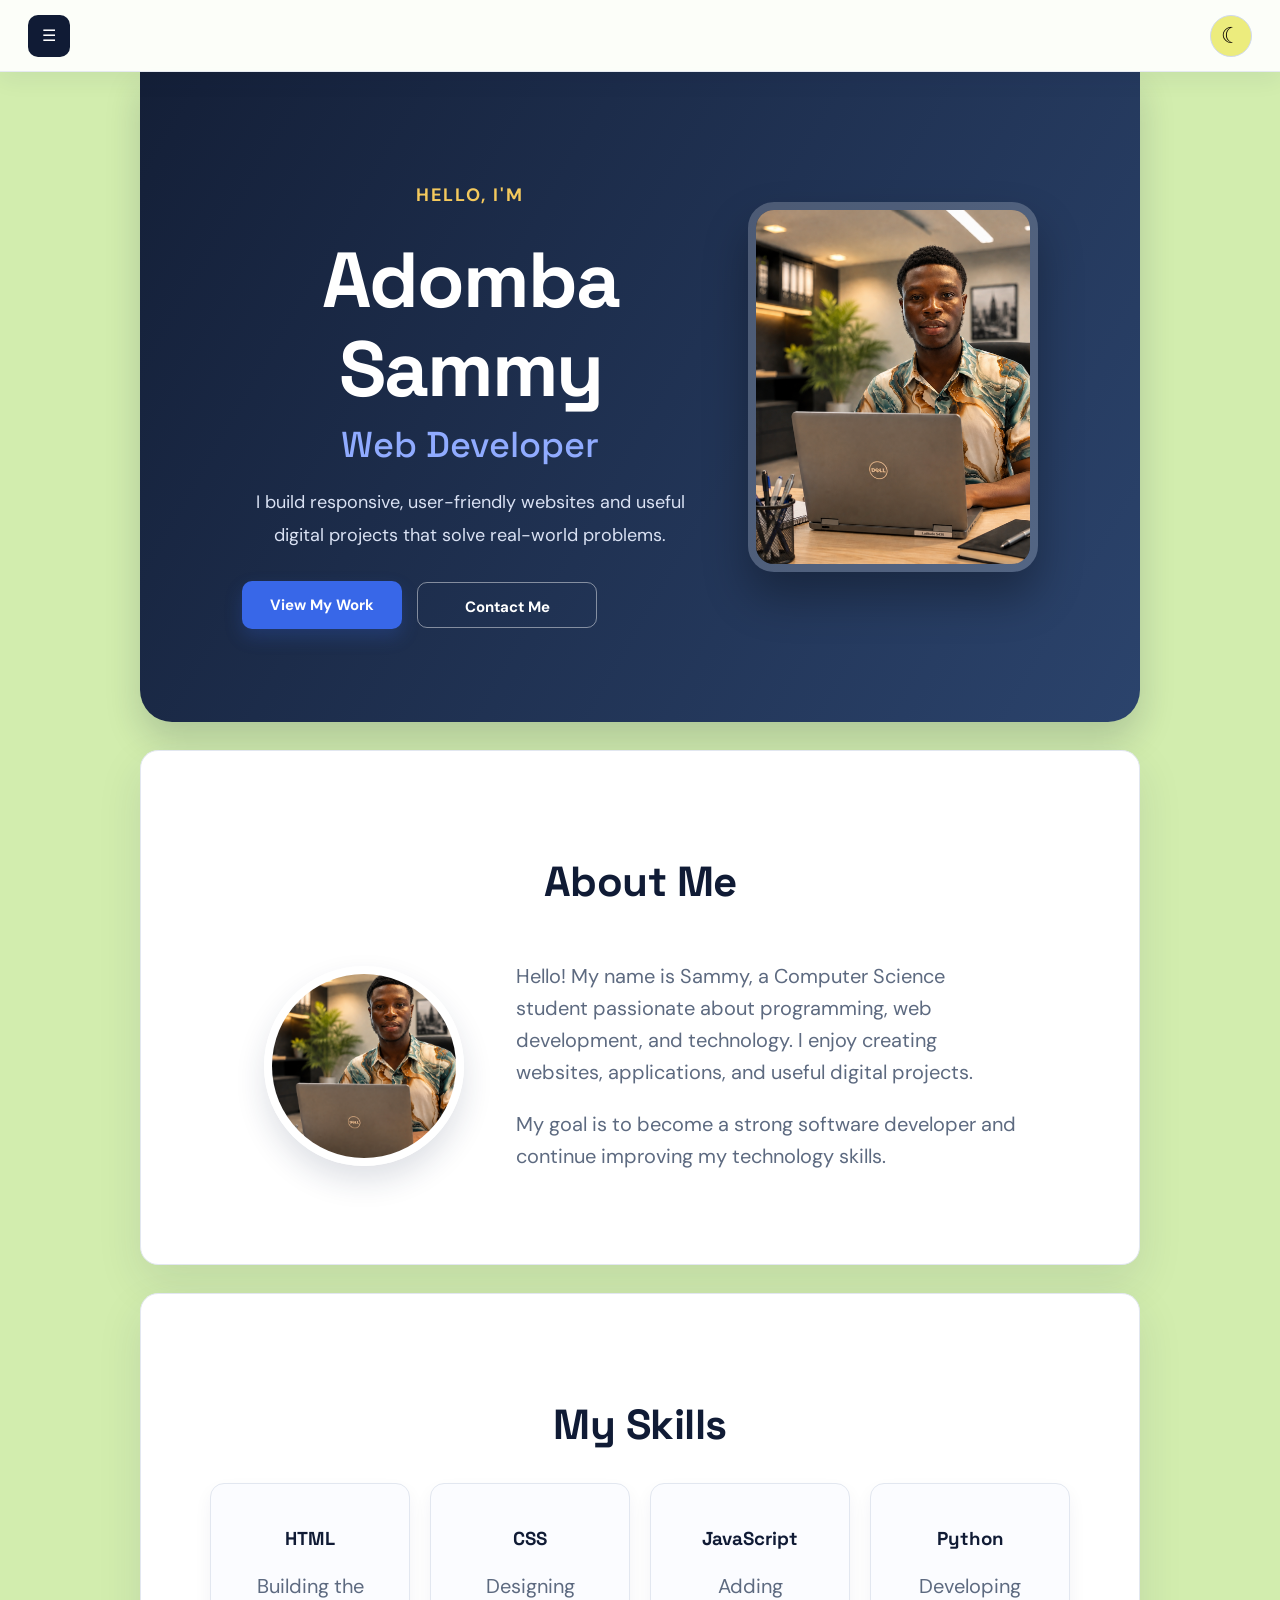
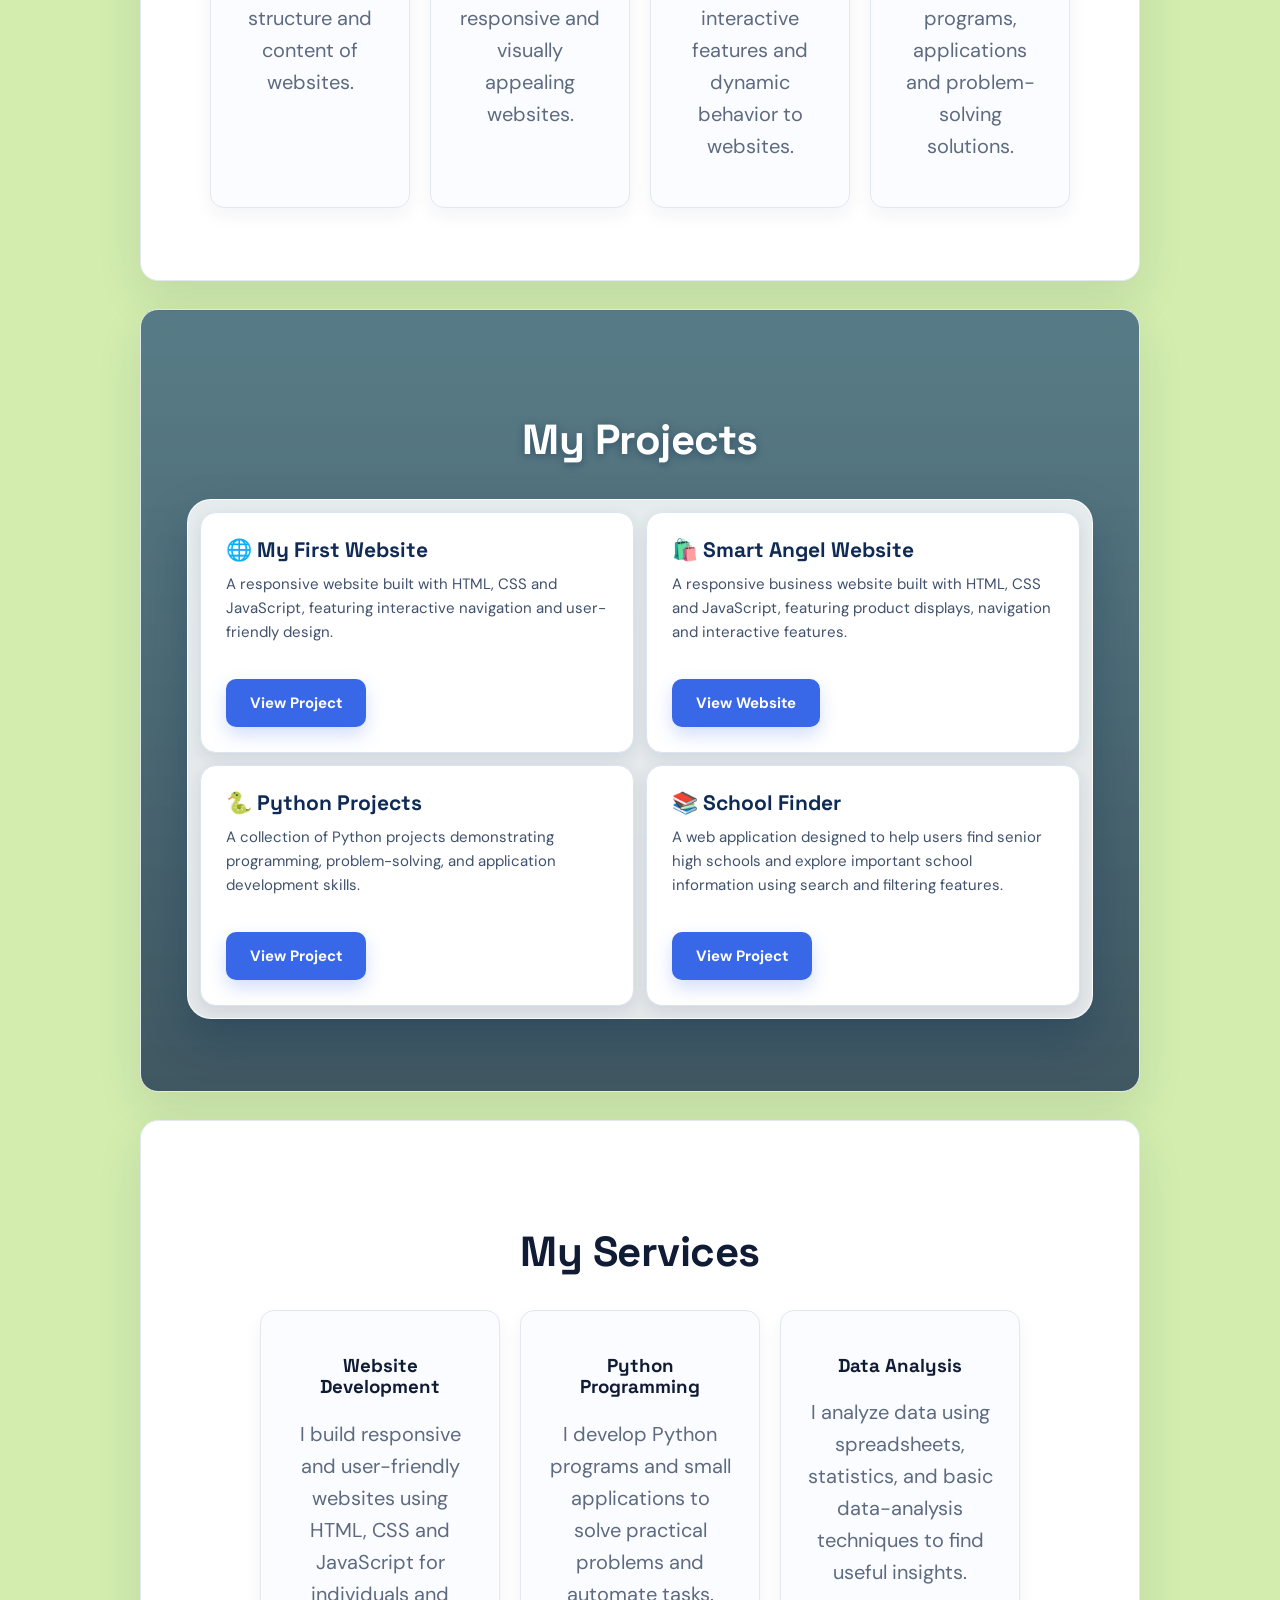
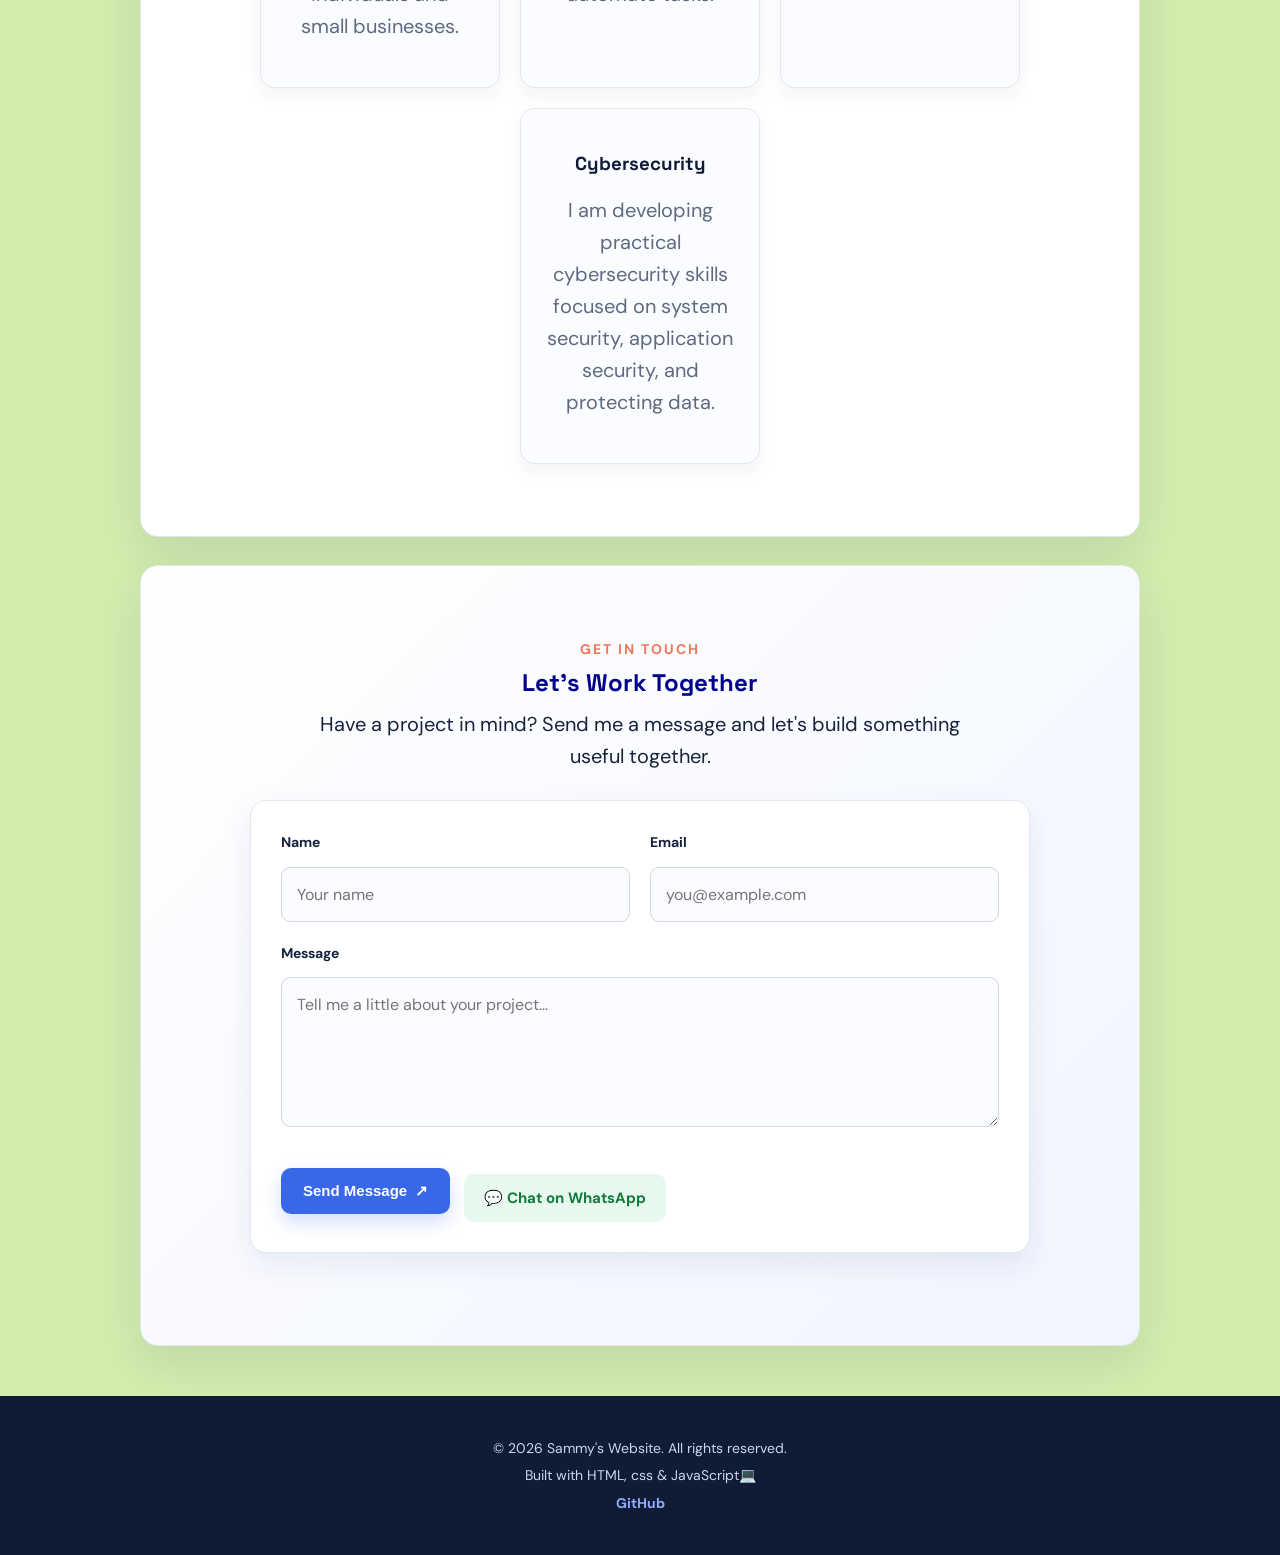
<file: index.html>
<!DOCTYPE html>
<html>
<head>
    <meta charset="UTF-8">
    <meta name="viewport" content="width=device-width, initial-scale=1.0">
    <title>Sammy's Portfolio</title>
    <link rel="preconnect" href="https://fonts.googleapis.com">
    <link rel="preconnect" href="https://fonts.gstatic.com" crossorigin>
    <link href="https://fonts.googleapis.com/css2?family=DM+Sans:wght@400;500;600;700&family=Space+Grotesk:wght@500;600;700&display=swap" rel="stylesheet">
    <link rel="stylesheet" href="style.css">
</head>

<body>
    <nav class="main-nav">
    <button id="menu-toggle" type="button" aria-label="Open navigation menu" title="Open navigation menu" aria-expanded="false">☰</button>

    <div id="side-menu">
        <a href="#home">Home</a>
        <a href="#about">About</a>
        <a href="#skills">Skills</a>
        <a href="#projects">Projects</a>
        <a href="#services">Services</a>
        <a href="#contact">Contact</a>
    </div>

    <button id="theme-toggle" type="button" aria-label="Switch to dark mode" title="Change theme" aria-pressed="false">
        <span class="theme-icon" aria-hidden="true">&#9790;</span>
    </button>
    
    <div id="menu-overlay"></div>
</nav>    

    <section id="home" class="hero">

    <div class="hero-content">

        <p class="hello">Hello, I'm</p>

        <h1>Adomba Sammy</h1>

        <h2>Web Developer</h2>

        <p>
            I build responsive, user-friendly websites and useful digital
            projects that solve real-world problems.
        </p>

        <div class="hero-buttons">
            <a href="#projects" class="hero-button">View My Work</a>

            <a href="#contact" class="contact-button">Contact Me</a>
        </div>

    </div>

    <div class="hero-image">
        <img src="sammy.jpg.png" alt="Sammy" class="profile-photo">
    </div>

</section>
    <section id="about">
    <h2>About Me</h2>

    <div class="about-container">

        <img src="sammy.jpg.png" alt="Sammy" class="about-photo">

        <div class="about-text">
            <p>
    Hello! My name is Sammy, a Computer Science student
    passionate about programming, web development, and technology.
    I enjoy creating websites, applications, and useful digital projects.
</p>

            <p>
                My goal is to become a strong software developer
                and continue improving my technology skills.
            </p>
        </div>

    </div>    
</section>
<section id="skills">
    <h2>My Skills</h2>

    <div class="skills-container">

        <div class="skill">
            <h3>HTML</h3>
            <p>Building the structure and content of websites.</p>
        </div>

        <div class="skill">
            <h3>CSS</h3>
            <p>Designing responsive and visually appealing websites.</p>
        </div>

        <div class="skill">
            <h3>JavaScript</h3>
            <p>Adding interactive features and dynamic behavior to websites.</p>
        </div>

        <div class="skill">
            <h3>Python</h3>
            <p>Developing programs, applications and problem-solving solutions.</p>
        </div>

    </div>
</section>
<section id="projects">
    <h2>My Projects</h2>

    <div class="projects-showcase">

        <article class="project-item">
            <h3>🌐 My First Website</h3>
            <p>
    A responsive website built with HTML, CSS and JavaScript,
    featuring interactive navigation and user-friendly design.
            </p>
     
            <a href="project1.html"
            class="project-button">View Project</a>
            
        </article>
        <article class="project-item">
            <h3>🛍️ Smart Angel Website</h3>

    <p>
        A responsive business website built with HTML, CSS and JavaScript,
        featuring product displays, navigation and interactive features.
    </p>

    <a href="https://adombasammy148.github.io/smart_angel_wedsite/"
   class="project-button">
   View Website
</a>
</article>

    <article class="project-item">
            <h3>🐍 Python Projects</h3>
            <p>
    A collection of Python projects demonstrating programming,
    problem-solving, and application development skills.
</p>
            <a href="python-projects.html"
            class="project-button">View Project</a>
        </article>

        <article class="project-item">
            <h3>📚 School Finder</h3>
            <p>
    A web application designed to help users find senior high
    schools and explore important school information using search
    and filtering features.
</p>
            <a href="school-finder.html"
            class="project-button">View Project</a>
        </article>

    </div>
</section>
<section id="services">

    <h2>My Services</h2>

    <div class="services-container">

        <div class="service-card">
            <h3>Website Development</h3>
            <p>
    I build responsive and user-friendly websites using
    HTML, CSS and JavaScript for individuals and small businesses.
            </p>
    </div>

    <div class="service-card">
            <h3>Python Programming</h3>
           <p>
    I develop Python programs and small applications
    to solve practical problems and automate tasks.
           </p>   
    </div>

    <div class="service-card">
            <h3>Data Analysis</h3>
            <p>
    I analyze data using spreadsheets, statistics, and
    basic data-analysis techniques to find useful insights.
            </p>
    </div>

        <div class="service-card">
            <h3>Cybersecurity</h3>
            <p>
    I am developing practical cybersecurity skills focused
    on system security, application security, and protecting data.
            </p>
    </div>

    </div>

</section>
<section id="contact">
    <div class="contact-heading">
        <p class="section-eyebrow">Get in touch</p>
        <h2>Let's Work Together</h2>
        <p>Have a project in mind? Send me a message and let's build something useful together.</p>
    </div>

    <form class="contact-form" action="https://formspree.io/f/xzebrbza" method="POST">
        <div class="form-fields">
            <div class="form-field">
                <label for="name">Name</label>
                <input id="name" type="text" name="name" placeholder="Your name" autocomplete="name" required>
            </div>

            <div class="form-field">
                <label for="email">Email</label>
                <input id="email" type="email" name="email" placeholder="you@example.com" autocomplete="email" required>
            </div>

            <div class="form-field form-field-wide">
                <label for="message">Message</label>
                <textarea id="message" name="message" placeholder="Tell me a little about your project..." required></textarea>
            </div>
        </div>

        <div class="contact-actions">
            <button type="submit">Send Message <span aria-hidden="true">&#8599;</span></button>
            <a href="https://wa.me/233257983148" class="whatsapp-button" target="_blank" rel="noopener noreferrer">
                <span aria-hidden="true">&#128172;</span> Chat on WhatsApp
            </a>
        </div>

    </form>

    <p id="form-message" aria-live="polite"></p>
</section>

<footer>
    <p>© 2026 Sammy's Website. All rights reserved.</p>
    <p>Built with HTML, css & JavaScript💻</HTML></p>

    <p>
    <a href="https://github.com/AdombaSammy148" target="_blank">
        GitHub
    </a>
</p>
</footer>
<a href="#home" class="back-to-top">↑</a>
<script src="script.js"></script>

</body>
</html>
</file>
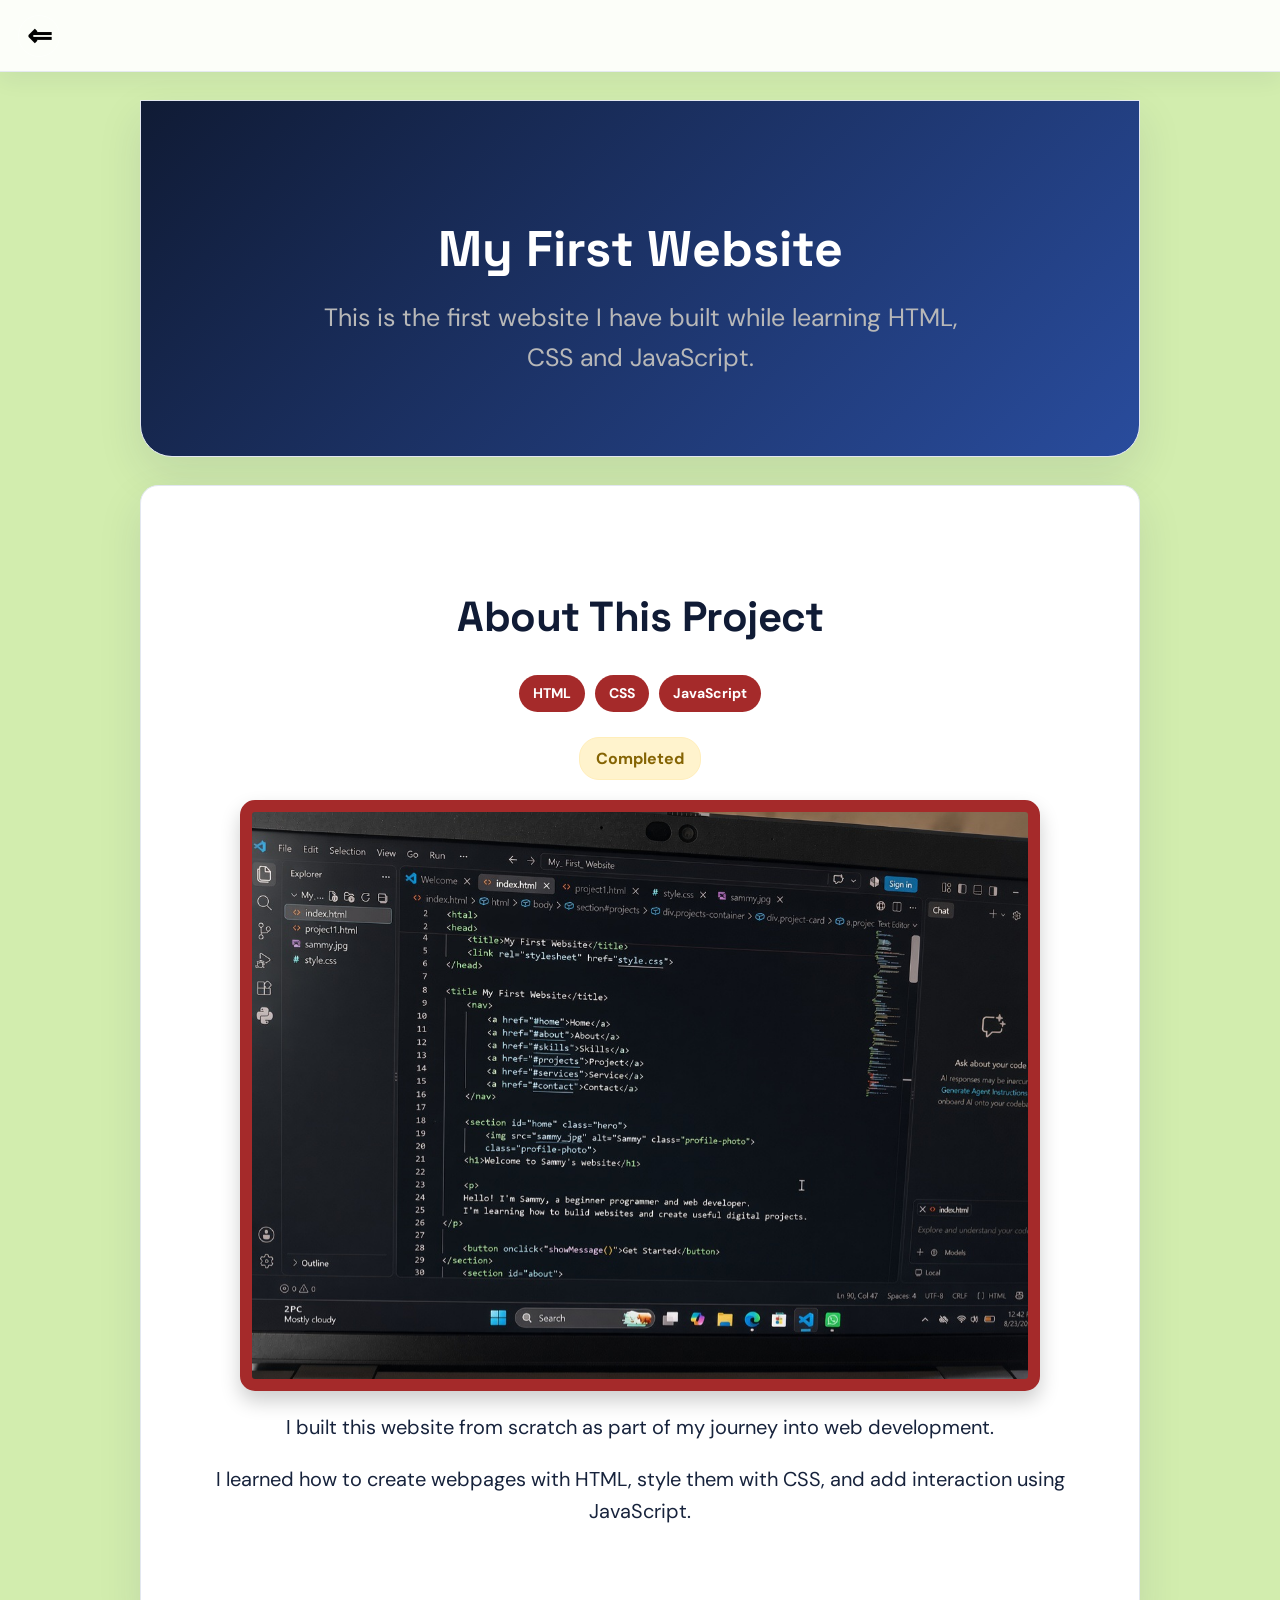
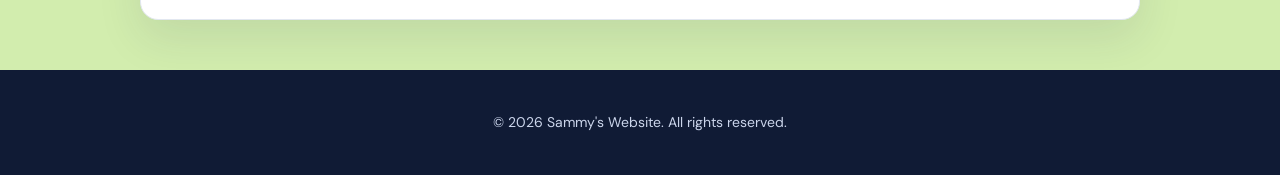
<file: project1.html>
<!DOCTYPE html>
<html>
<head>
    <meta charset="UTF-8">
    <meta name="viewport" content="width=device-width, initial-scale=1.0">
    <title>My Python Projects</title>
    <link rel="preconnect" href="https://fonts.googleapis.com">
    <link rel="preconnect" href="https://fonts.gstatic.com" crossorigin>
    <link href="https://fonts.googleapis.com/css2?family=DM+Sans:wght@400;500;600;700&family=Space+Grotesk:wght@500;600;700&display=swap" rel="stylesheet">
    <link rel="stylesheet" href="style.css">
</head>

<body>

    <nav>
        <a href="index.html?from=project#projects" class="back-home" aria-label="Back to main page" title="Back to main page">&lArr;</a>
    </nav>

    <section class="project-hero">
        <h1>My First Website</h1>

        <p>
            This is the first website I have built while learning
            HTML, CSS and JavaScript.
        </p>
    </section>

    <section>
        <h2>About This Project</h2>
        <div class="tech-tags">
    <span>HTML</span>
    <span>CSS</span>
    <span>JavaScript</span>
</div>
<span class="status-badge">Completed</span>
        <img src="website-preview.png.jpg"
        alt="Preview of my first website"
        class="project-preview">

        <p>
            I built this website from scratch as part of my journey
            into web development.
        </p>

        <p>
            I learned how to create webpages with HTML, style them
            with CSS, and add interaction using JavaScript.
        </p>
    </section>

    <footer>
        <p>© 2026 Sammy's Website. All rights reserved.</p>
    </footer>

</body>
</html>
</file>
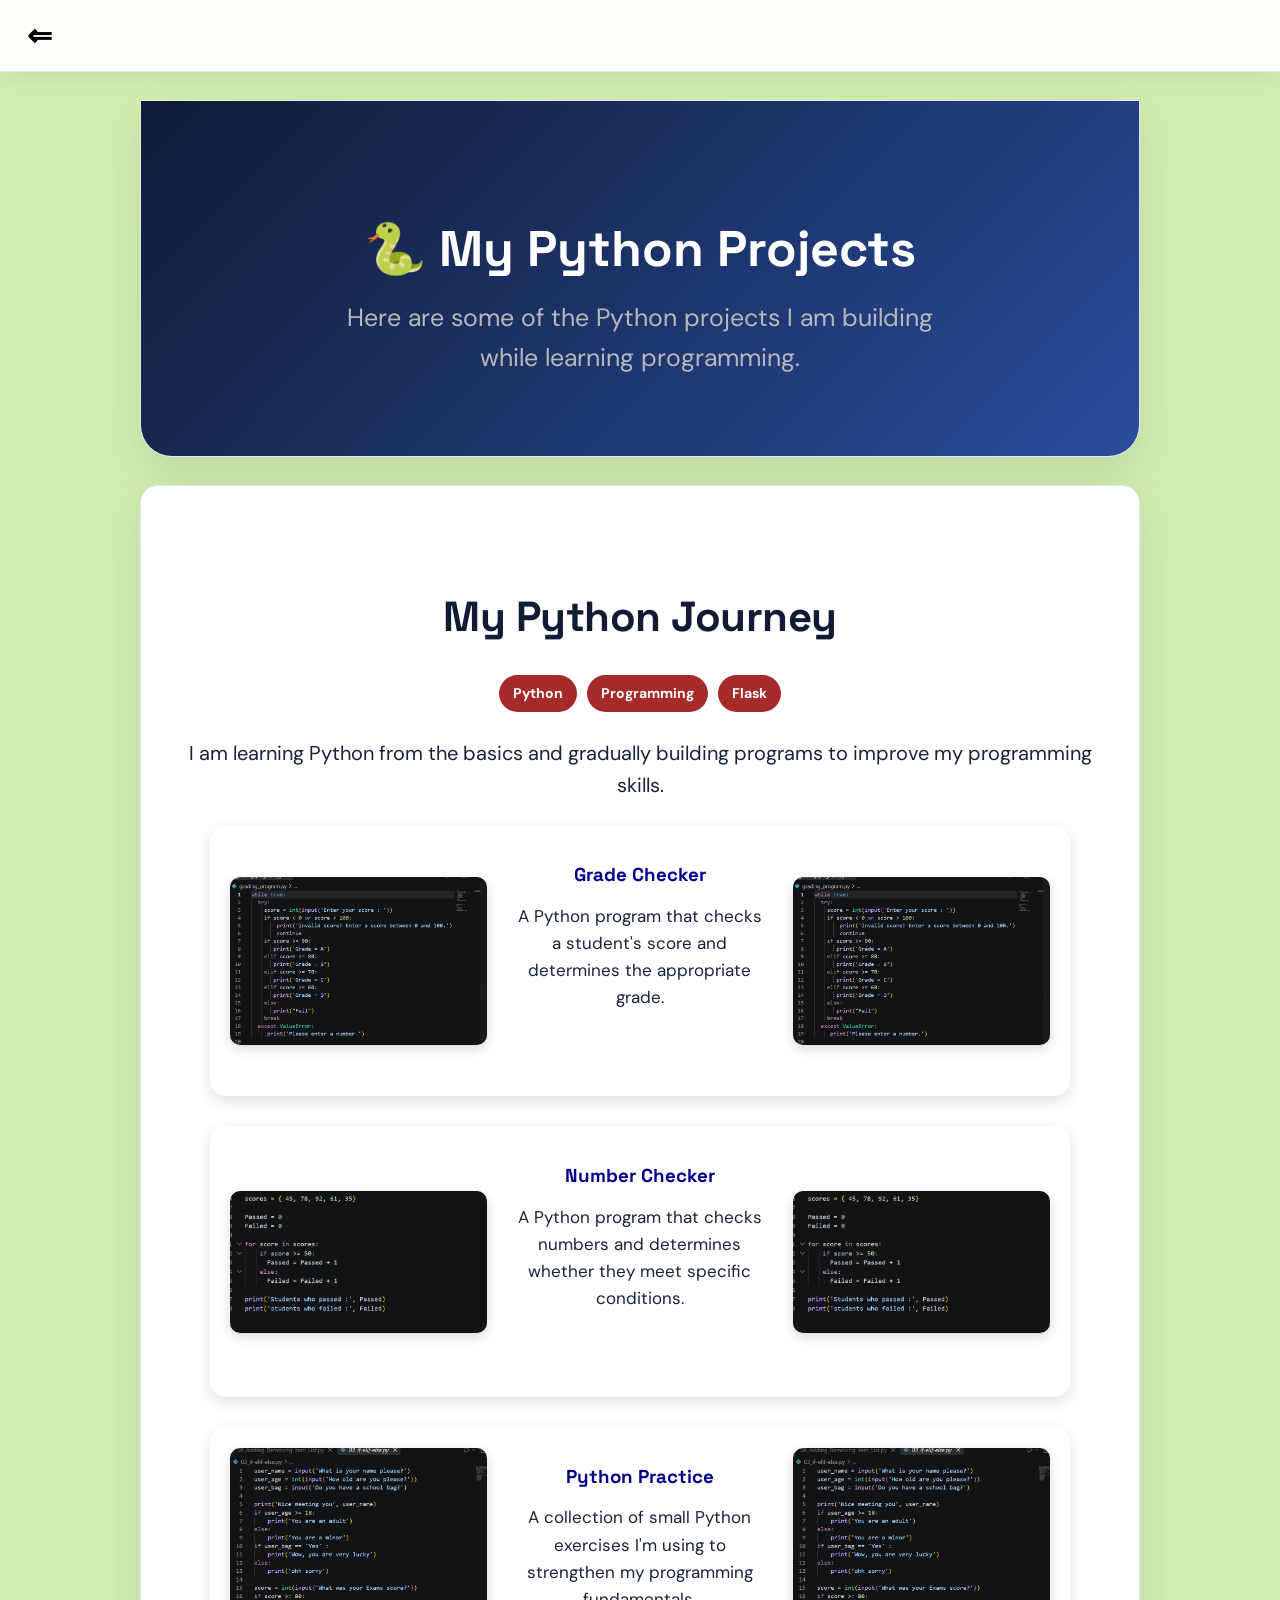
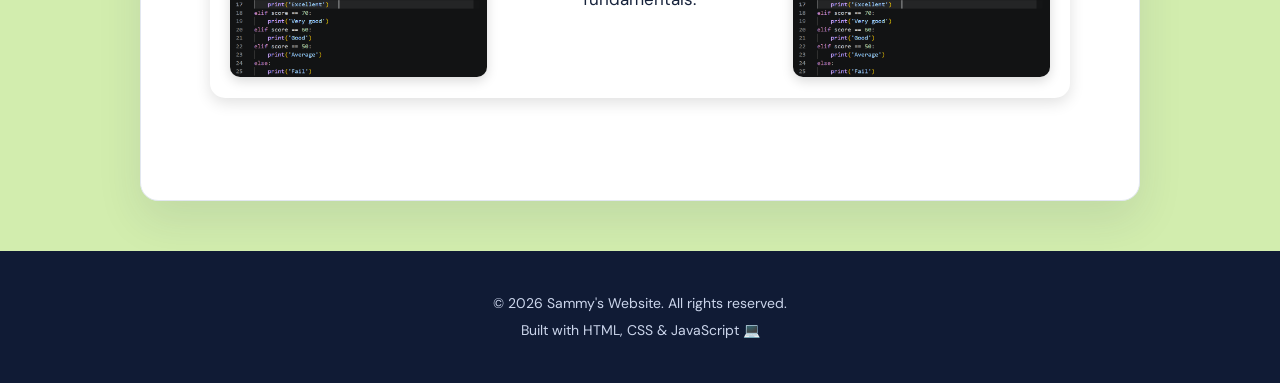
<file: python-projects.html>
<!DOCTYPE html>
<html>
<head>
    <meta charset="UTF-8">
    <meta name="viewport" content="width=device-width, initial-scale=1.0">
    <title>My Python Projects</title>
    <link rel="preconnect" href="https://fonts.googleapis.com">
    <link rel="preconnect" href="https://fonts.gstatic.com" crossorigin>
    <link href="https://fonts.googleapis.com/css2?family=DM+Sans:wght@400;500;600;700&family=Space+Grotesk:wght@500;600;700&display=swap" rel="stylesheet">
    <link rel="stylesheet" href="style.css">
</head>

<body>

    <nav>
        <a href="index.html?from=project#projects" class="back-home" aria-label="Back to main page" title="Back to main page">&lArr;</a>
    </nav>

    <section class="project-hero">
        <h1>🐍 My Python Projects</h1>

        <p>
            Here are some of the Python projects I am building
            while learning programming.
        </p>
    </section>

    <section>
        <h2>My Python Journey</h2>
        <div class="tech-tags">
    <span>Python</span>
    <span>Programming</span>
    <span>Flask</span>
</div>

        <p>
            I am learning Python from the basics and gradually
            building programs to improve my programming skills.
        </p>

        <div class="project-card python-project">

    <img src="grading_program.png" alt="Grade Checker Python code" class="code-image">

    <div class="project-info">
        <h3>Grade Checker</h3>

        <p>
            A Python program that checks a student's score and
            determines the appropriate grade.
        </p>

        <span class="project-status">Completed</span>
    </div>

    <img src="grading_program.png" alt="Grade Checker Python code" class="code-image">

</div>

<div class="project-card python-project">

    <img src="number_checker.png.png"
         alt="Number Checker Python code"
         class="code-image">

    <div class="project-info">
        <h3>Number Checker</h3>

        <p>
            A Python program that checks numbers and determines
            whether they meet specific conditions.
        </p>

        <span class="project-status">Completed</span>
    </div>

    <img src="number_checker.png.png"
         alt="Number Checker Python code"
         class="code-image">

</div>

<div class="project-card python-project">

    <img src="python_practice.png.png"
         alt="Python Practice code"
         class="code-image">

    <div class="project-info">
        <h3>Python Practice</h3>

        <p>
            A collection of small Python exercises I'm using to
            strengthen my programming fundamentals.
        </p>

        <span class="project-status">In Progress</span>
    </div>

    <img src="python_practice.png.png"
         alt="Python Practice code"
         class="code-image">

</div>
    </section>

    <footer>
        <p>© 2026 Sammy's Website. All rights reserved.</p>
        <p>Built with HTML, CSS & JavaScript 💻</p>
    </footer>

</body>
</html
</file>
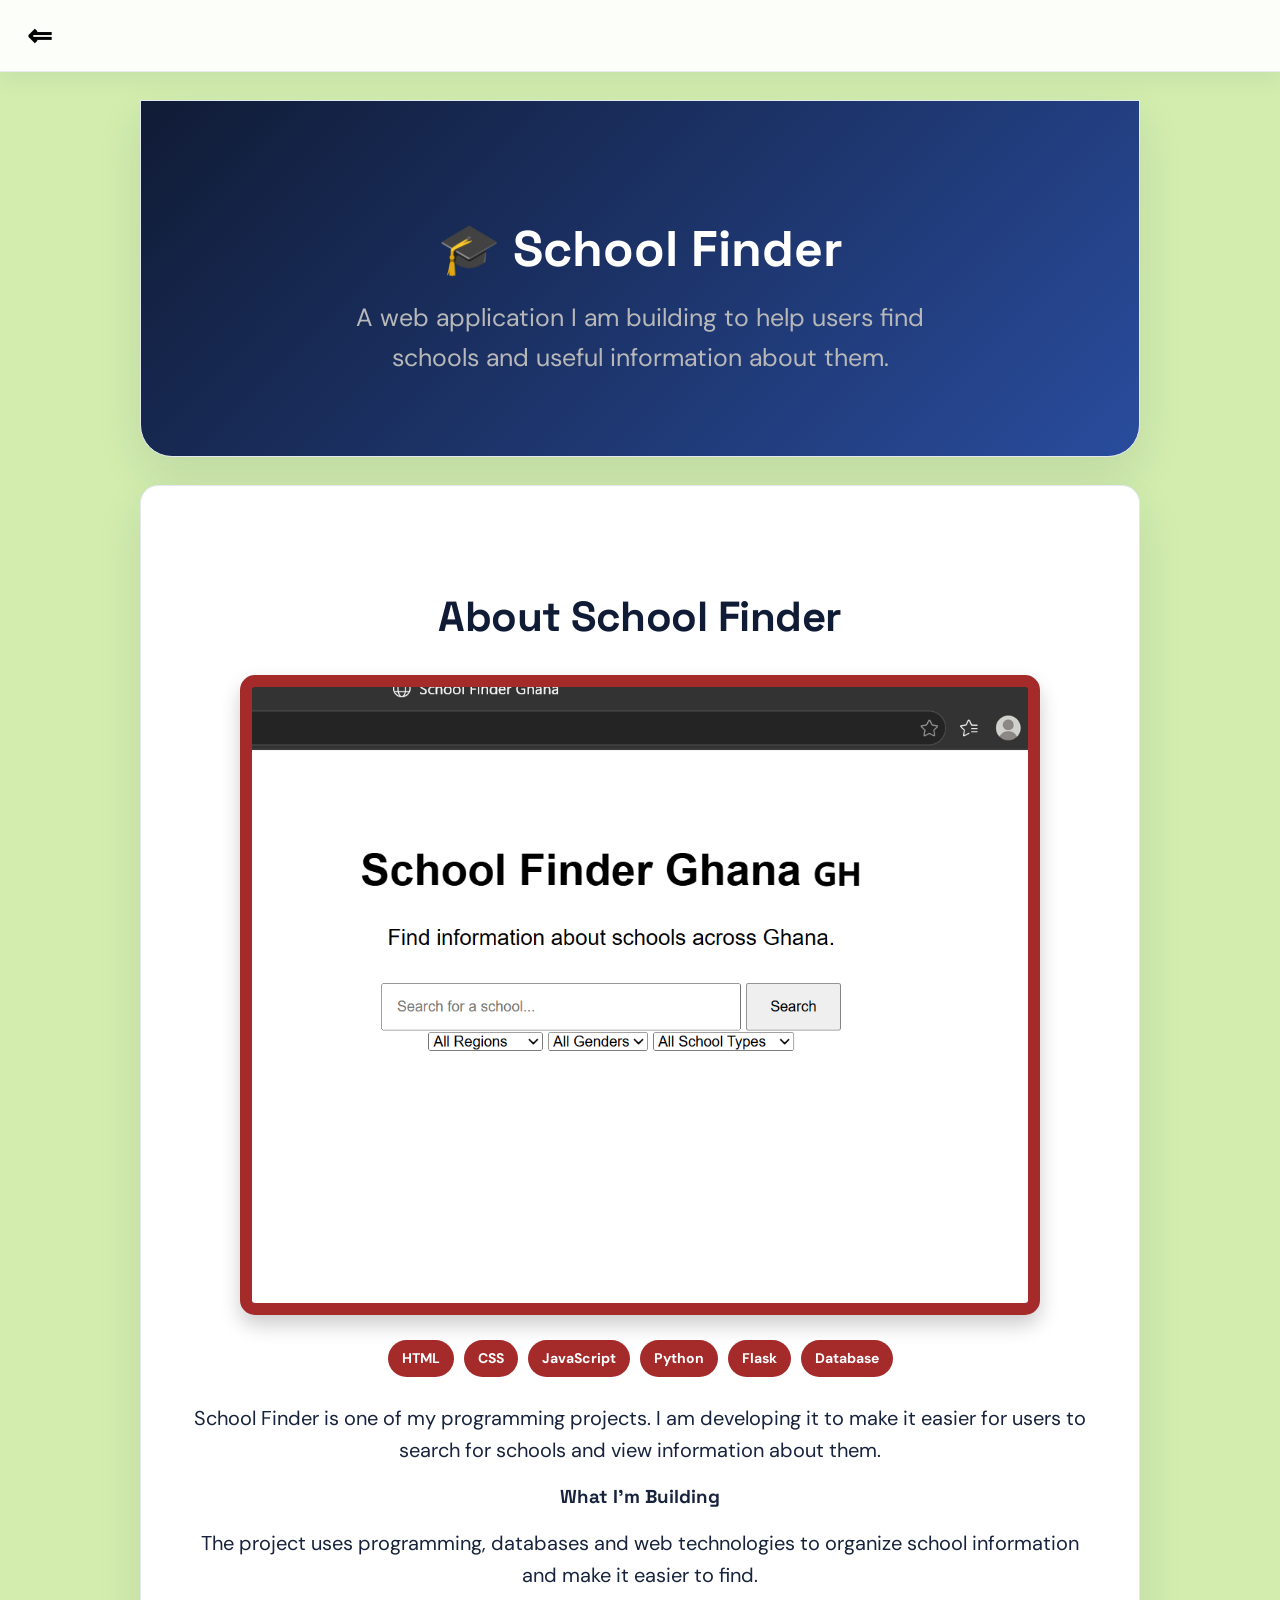
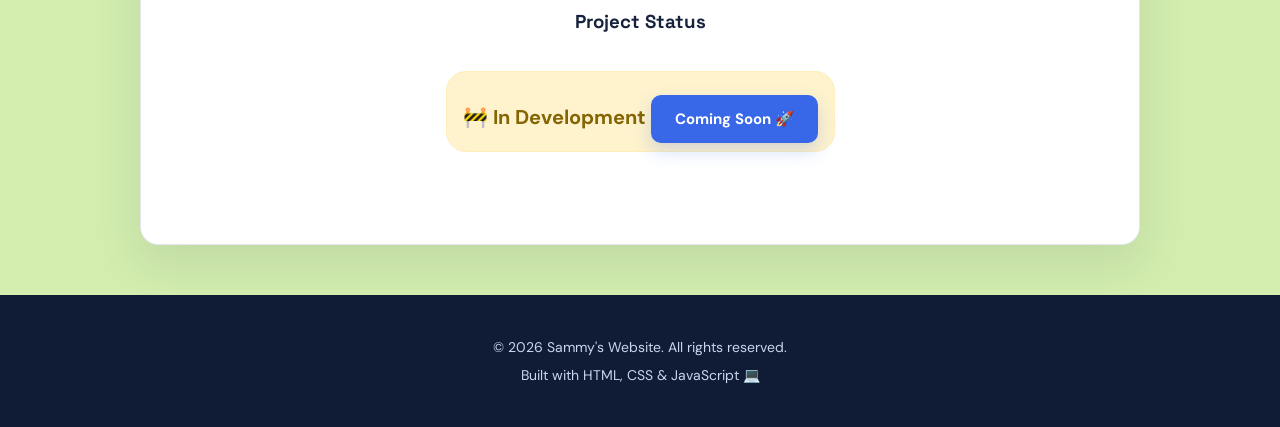
<file: school-finder.html>
<!DOCTYPE html>
<html>
<head>
    <meta charset="UTF-8">
    <meta name="viewport" content="width=device-width, initial-scale=1.0">
    <title>My Python Projects</title>
    <link rel="preconnect" href="https://fonts.googleapis.com">
    <link rel="preconnect" href="https://fonts.gstatic.com" crossorigin>
    <link href="https://fonts.googleapis.com/css2?family=DM+Sans:wght@400;500;600;700&family=Space+Grotesk:wght@500;600;700&display=swap" rel="stylesheet">
    <link rel="stylesheet" href="style.css">
</head>

<body>

    <nav>
        <a href="index.html?from=project#projects" class="back-home" aria-label="Back to main page" title="Back to main page">&lArr;</a>
    </nav>

    <section class="project-hero">
        <h1>🎓 School Finder</h1>

        <p>
            A web application I am building to help users find
            schools and useful information about them.
        </p>
    </section>

    <section>
        <h2>About School Finder</h2>

        <img src="school-finder-preview.png.png"
        alt="Preview of School Finder"
        class="project-preview">
        <div class="tech-tags">
    <span>HTML</span>
    <span>CSS</span>
    <span>JavaScript</span>
    <span>Python</span>
    <span>Flask</span>
    <span>Database</span>
</div>

        <p>
            School Finder is one of my programming projects.
            I am developing it to make it easier for users to
            search for schools and view information about them.
        </p>

        <div class="project-card">
            <h3>What I'm Building</h3>

            <p>
                The project uses programming, databases and
                web technologies to organize school information
                and make it easier to find.
            </p>
        </div>

        <div class="project-card">
            <h3>Project Status</h3>
            

        <p class="status-badge">
        🚧 In Development

        <a href="#" class="project-button">Coming Soon 🚀</a>
        </p>
        </div>
    </section>

    <footer>
        <p>© 2026 Sammy's Website. All rights reserved.</p>
        <p>Built with HTML, CSS & JavaScript 💻</p>
    </footer>

</body>
</html>
</file>
<file: style.css>
html{
    scroll-behavior: smooth;
}
* {
    box-sizing: border-box;
}

body {
    margin: 0;
    background-color: #d2edae !important;
    font-family: Arial, sans-serif;
    text-align: center;
    color: #333;
}

h1 {
    color: darkblue;
}

p {
    font-size: 20px;
}
nav {
    background-color: brown;
    padding: 18px 25px;
    display: flex;
    justify-content: center;
    align-items: center;
    gap: 10px;
    position: sticky;
    top: 0;
    z-index: 1000;
}

.back-home {
    position: absolute;
    left: 18px;
    display: inline-flex;
    align-items: center;
    justify-content: center;
    width: 42px;
    height: 42px;
    padding: 0;
    border: 1px solid rgba(255, 255, 255, 0.45);
    border-radius: 50%;
    color: black;
    font-size: 27px;
    line-height: 1;
    transition: background-color 0.2s, transform 0;
    font-size: 30px;
}

.back-home:hover {
    background-color: white;
    transform: translateX(-2px);
}

nav a {
    color: white;
    text-decoration: none;
    padding: 10px 15px;
    border-radius: 6px;
    font-size: 17px;
    font-weight: bold;
    transition: 0.3s;
}
nav a:hover{
    background-color: rgba(255, 255, 255, 0.2);
    transform: translateY(-2px);
}
section {
    background-color: white;
    padding: 30px;
    margin: 30px;
    border-radius: 10px;
}

h2 {
    color: darkblue;
}
button {
    background-color: darkblue;
    color: white;
    border: none;
    padding: 12px 25px;
    font-size: 16px;
    border-radius: 6px;
    cursor: pointer;
}

button:hover {
    background-color: blue;
}
input,
textarea {
    width: 80%;
    padding: 12px;
    margin-top: 5px;
    border: 1px solid gray;
    border-radius: 6px;
    font-size: 16px;
}

textarea {
    height: 120px;
    resize: none;
}

form {
    max-width: 600px;
    margin: auto;
}
footer {
    background-color: darkblue;
    color: white;
    padding: 20px;
    margin-top: 30px;
}
.hero {
    min-height: 80vh;
    display: flex;
    align-items: center;
    justify-content: space-between;
    gap: 50px;
    background: linear-gradient(135deg, #050816, #0b1228, #071a3d);
    padding: 60px 8%;
    color: white;
}

.hero h1 {
    font-size: 45px;
    margin-bottom: 15px;
}

.hero p {
    font-size: 20px;
    margin-bottom: 30px;
}

.hero button {
    background-color: white;
    color: darkblue;
}
.services-container {
    display: flex;
    justify-content: center;
    gap: 20px;
    flex-wrap: wrap;
}

.service-card { transition: 0.3s;
    background-color: white;
    width: 280px;
    padding: 25px;
    border-radius: 10px;
    box-shadow: 0 4px 10px rgba(0, 0, 0, 0.1);
}

.service-card h3 {
    color: darkblue;
}

.service-card:hover {
    transform: translateY(-8px);
}
@media (max-width: 600px) {
    nav{
        padding: 10px;
    }    
        
    nav a {
        display: block;
        margin: 10px;
        font-size: 16px;
    }

    .hero h1 {
        font-size: 32px;
    }

    .hero p {
        font-size: 18px;
    }

    section {
        margin: 15px;
    }

    input,
    textarea {
        width: 95%;
    }
}
.profile-photo {
    width: 150px;
    height: 150px;
    object-fit: cover;
    border-radius: 50%;
    border: 4px solid white;
    margin-bottom: 20px;
    box-shadow: 0 5px 15px rgba(0, 0, 0, 0.3);
transition: 0.3s;
}
section{
    max-width: 1000px;
    margin: 40px auto;
    padding: 40px 25px;
}
.about-container{
    display: flex;
    align-items: center;
    justify-content: center;
    gap: 40px;
    flex-wrap: wrap;
}

.about-photo{
    width: 200px;
    height: 200px;
    object-fit: cover;
    border-radius: 50%;
}

.about-text{
    max-width: 500px;
    text-align: left;
    font-size: 17px;
    line-height: 1.6;
}

.skills-container{
    display: flex;
    justify-content: center;
    gap: 20px;
    flex-wrap: wrap;
}

.skill{
    background-color: white;
    width: 200px;
    padding: 25px;
    border-radius: 12px;
    box-shadow: 0 5px 15px rgb(0,0,0,0.12);
    transition: 0.3s;
    text-align: center;
}

.skill:hover{
    transform: translateY(-8px);
    box-shadow: 0 10px 20px rgba(0, 0, 0, 0.18);
}

.skill h3{
    color: darkblue;
    margin-bottom: 10px;
}

#projects {
    background-image:
        linear-gradient(rgba(13, 68, 126, 0.42), rgba(8, 35, 76, 0.58)),
        url("https://images.unsplash.com/photo-1499346030926-9a72daac6c63?auto=format&fit=crop&w=1800&q=85");
    background-position: center;
    background-size: cover;
    color: white;
    overflow: hidden;
}

#projects h2 {
    color: white;
    text-shadow: 0 2px 8px rgba(8, 35, 76, 0.45);
}

.projects-showcase {
    display: grid;
    grid-template-columns: repeat(2, minmax(0, 1fr));
    max-width: 940px;
    margin: 0 auto;
    padding: 12px;
    gap: 12px;
    background: rgba(255, 255, 255, 0.82);
    border: 1px solid rgba(255, 255, 255, 0.9);
    border-radius: 24px;
    box-shadow: 0 20px 45px rgba(7, 35, 76, 0.28);
    backdrop-filter: blur(10px);
}

.project-item {
    display: flex;
    flex-direction: column;
    align-items: flex-start;
    min-height: 235px;
    padding: 25px;
    border: 1px solid #dbe5f1;
    border-radius: 16px;
    background: #ffffff;
    color: #18264d;
    box-shadow: 0 5px 15px rgba(18, 38, 85, 0.1);
    text-align: left;
    transition: transform 0.25s ease, box-shadow 0.25s ease, border-color 0.25s ease;
}

.project-item:hover,
.project-item:focus-within {
    transform: translateY(-5px);
    border-color: #3b6cff;
    box-shadow: 0 14px 28px rgba(18, 38, 85, 0.2);
}

.project-item h3 {
    margin: 0 0 10px;
    color: #102a56;
    font-size: 21px;
}

.project-item p {
    flex: 1;
    margin: 0 0 20px;
    color: #40516d;
    font-size: 16px;
    line-height: 1.6;
}

.project-button {
    display: inline-block;
    background-color: darkblue;
    color: white;
    text-decoration: none;
    padding: 10px 20px;
    border-radius: 6px;
    cursor: pointer;
}

.project-button:focus-visible {
    outline: 3px solid #f4c95d;
    outline-offset: 3px;
}

.project-button:hover {
    background-color: blue;
}

.project-preview{
    width: 95%;
    max-width: 800px;
    border-radius: 10px;
    margin: 20px auto;
    display: block;
    box-shadow: o 4px 15px rgb(0,0,0,0.2);
}

.hero h2{
    font-size: 24px;
    margin: 10px 0;
    font-weight: 500;
}

.hero p{
    max-width: 650px;
    margin: 15px auto 25px;
    color: darkblue;
    line-height: 1.7;
    font-size: 18px;
}

.hero button {
    background-color: darkblue;
    color: white;
    border: none;
    padding: 12px 28px;
    border-radius: 8px;
    font-size: 17px;
    font-weight: bold;
    cursor: pointer;
    transition: 0.3s;
}

.hero button:hover {
    transform: translateY(-2px);
    opacity: 0.8;
}

.hero {
    padding: 80px 25px;
    border-radius: 0 0 30px 30px;
}

.services-container {
    display: flex;
    justify-content: center;
    gap: 20px;
    flex-wrap: wrap;
}

.service-card {
    background-color: white;
    width: 240px;
    padding: 25px;
    border-radius: 12px;
    box-shadow: 0 5px 15px rgba(0, 0, 0, 0.12);
    text-align: center;
    transition: 0.3s;
}

.service-card:hover {
    transform: translateY(-8px);
    box-shadow: 0 10px 20px rgba(0, 0, 0, 0.18);
}

.service-card h3 {
    color: darkblue;
    margin-bottom: 10px;
}

.service-card p {
    line-height: 1.6;
}

#contact {
    text-align: left;
    background: linear-gradient(145deg, #ffffff, #f5f7ff);
}

.contact-heading {
    max-width: 640px;
    margin: 0 auto 28px;
    text-align: center;
}

.section-eyebrow {
    margin: 0 0 8px;
    color: #3b6cff;
    font-size: 14px;
    font-weight: bold;
    letter-spacing: 2px;
    text-transform: uppercase;
}

.contact-heading h2 {
    margin: 0 0 12px;
}

.contact-heading > p:last-child {
    margin: 0;
    line-height: 1.6;
}

#contact .contact-form {
    max-width: 760px;
    margin: 0 auto;
    padding: 28px;
    background: white;
    border: 1px solid #e1e6f5;
    border-radius: 16px;
    box-shadow: 0 12px 30px rgba(18, 38, 85, 0.1);
}

.form-fields {
    display: grid;
    grid-template-columns: repeat(2, minmax(0, 1fr));
    gap: 20px;
}

.form-field-wide {
    grid-column: 1 / -1;
}

#contact label {
    display: block;
    margin-bottom: 8px;
    color: #18264d;
    font-size: 14px;
    font-weight: bold;
}

#contact input,
#contact textarea {
    width: 100%;
    padding: 14px 15px;
    border: 1px solid #cfd6e8;
    border-radius: 9px;
    background: #fbfcff;
    color: #18264d;
    font: inherit;
    font-size: 16px;
    transition: border-color 0.2s, box-shadow 0.2s;
}

#contact textarea {
    min-height: 150px;
    resize: vertical;
}

#contact input:focus,
#contact textarea:focus {
    outline: none;
    border-color: #3b6cff;
    box-shadow: 0 0 0 3px rgba(59, 108, 255, 0.15);
}

.contact-actions {
    display: flex;
    align-items: center;
    gap: 14px;
    margin-top: 24px;
}

#contact button,
.whatsapp-button {
    display: inline-flex;
    align-items: center;
    justify-content: center;
    gap: 8px;
    min-height: 48px;
    padding: 12px 22px;
    border-radius: 9px;
    font-size: 15px;
    font-weight: bold;
    text-decoration: none;
    transition: transform 0.2s, opacity 0.2s;
}

#contact button {
    background-color: darkblue;
}

.whatsapp-button {
    background: #e7f8ee;
    color: #147a3d;
}

#contact button:hover,
.whatsapp-button:hover {
    transform: translateY(-2px);
    opacity: 0.85;
}

footer {
    background-color: brown;
    color: white;
    text-align: center;
    padding: 25px 15px;
    margin-top: 50px;
}

footer p {
    margin: 5px 0;
}

footer a {
    color: white;
    text-decoration: none;
    font-weight: bold;
}

footer a:hover {
    text-decoration: underline;
}

.project-preview{
    background-color: brown;
    padding: 10px;
    border: 2px solid brown;
    border-radius: 15px;
    box-shadow: 0 10px 20px rgba(0, 0, 0, 0.20);
}

.tech-tags {
    display: flex;
    justify-content: center;
    gap: 10px;
    flex-wrap: wrap;
    margin: 25px 0;
}

.tech-tags span {
    background-color: brown;
    color: white;
    padding: 7px 14px;
    border-radius: 20px;
    font-size: 14px;
    font-weight: bold;
}

.status-badge {
    display: inline-block;
    background-color: #fff3cd;
    color: #856404;
    padding: 8px 16px;
    border-radius: 20px;
    font-weight: bold;
    border: 1px solid #ffeeba;
}

.project-button {
    display: inline-block;
    background-color: darkblue;
    color: white;
    text-decoration: none;
    padding: 12px 24px;
    border-radius: 8px;
    font-weight: bold;
    transition: 0.3s;
    margin-top: 15px;
}

.project-button:hover {
    transform: translateY(-2px);
    opacity: 0.7;
}
body.dark-mode {
    background-color: #101522;
    color: #f5f7ff;
}

body.dark-mode section,
body.dark-mode .skill,
body.dark-mode .project-card,
body.dark-mode .service-card {
    background-color: #182033;
    color: #f5f7ff;
}

body.dark-mode nav {
    background-color: #111827;
}

body.dark-mode nav a,
body.dark-mode h1,
body.dark-mode h2,
body.dark-mode h3,
body.dark-mode p {
    color: #f5f7ff;
}

body.dark-mode .skill p,
body.dark-mode .project-card p,
body.dark-mode .service-card p {
    color: #d7deee;
}

body.dark-mode #contact {
    background: linear-gradient(145deg, #182033, #111827);
}

body.dark-mode #contact .contact-form {
    background: #202b42;
    border-color: #35415c;
}

body.dark-mode #contact label {
    color: #f5f7ff;
}

body.dark-mode #contact input,
body.dark-mode #contact textarea {
    background-color: #111827;
    color: #f5f7ff;
    border-color: #4a5875;
}

body.dark-mode footer {
    background-color: #0b1020;
    color: #f5f7ff;
}
body.dark-mode #home {
    background-color: #121212 !important;
    color: white !important;
}

body.dark-mode #home h1,
body.dark-mode #home h2,
body.dark-mode #home p {
    color: white !important;
}
body.dark-mode .hero {
    background: linear-gradient(135deg, #050816, #0b1228, #071a3d) !important;
    color: white !important;
}
#theme-toggle{
    display: inline-flex;
    align-items: center;
    justify-content: center;
    width: 42px;
    height: 42px;
    padding: 0;
    background-color: rgb(236, 236, 125);
    border: 1px solid #cfd8ee;
    border-radius: 50%;
    color: rgb(8, 1, 1);
    font-size: 22px;
    line-height: 1;
    transition: transform 0.2s, background-color 0.2s;
}

#theme-toggle:hover {
    background-color: #dce6ff;
    transform: rotate(12deg) scale(1.05);
}

body.dark-mode #theme-toggle {
    background-color: #000;
    border-color: #536486;
    color: #f5f7ff;
}

body.dark-mode #theme-toggle:hover {
    background-color: #354a7a;
}

.main-nav > #theme-toggle {
    margin-left: auto;
}

.theme-icon {
    display: block;
}

#menu-toggle {
    display: none;
}

#side-menu {
    display: flex;
    align-items: center;
    gap: 10px;
}
@media (max-width: 700px) {
    
    body {
    font-size: 17px;
    }

    section {
    padding: 35px 20px;
    }

    h2 {
    font-size: 28px;
    }

}

@media (max-width: 700px){
    .hero{
        padding: 50px 15px;
    }
    .hero h1{
        font-size: 32px;
    }
    .hero h2{
        font-size: 22px;
    }
    .hero p{
        font-size: 18px;
    }
    .profile-photo{
        width: 140px;
        height: 140px;
    }
    .hero-button {
    font-size: 16px;
    padding: 10px 22px;
    }
    .skill {
    width: 90%;
    max-width: 320px;
    }
    .service-card {
    width: 90%;
    max-width: 350px;
    }

    
    .projects-showcase {
    grid-template-columns: 1fr;
    padding: 10px;
    border-radius: 18px;
    }

    .project-item {
    min-height: 0;
    padding: 22px;
    }

    .project-item h3 {
    font-size: 22px;
    }

    .project-item p {
    font-size: 17px;
    }

    nav a {
    font-size: 16px;
    padding: 10px 12px;
    }

    .skill,
    .service-card {
    width: 95%;
    max-width: 400px;
    padding: 25px;
    }

    .skill h3,
    .service-card h3 {
    font-size: 21px;
    }

    .skill p,
    .service-card p {
    font-size: 17px;
    }

    .contact-form input,
    .contact-form textarea {
    width: 95%;
    font-size: 17px;
    padding: 12px;
    }

    .contact-form button {
    font-size: 17px;
    padding: 12px 25px;
    }

    #contact .contact-form {
    padding: 20px;
    }

    .form-fields {
    grid-template-columns: 1fr;
    gap: 16px;
    }

    .form-field-wide {
    grid-column: auto;
    }

    .contact-actions {
    align-items: stretch;
    flex-direction: column;
    }

    #contact button,
    .whatsapp-button {
    width: 100%;
    }
}
.project-status{
    display: inline-block;
    margin-top: 15px;
    padding: 6px 12px;
    border-radius: 15px;
    color: white;
    font-size: 13px;
    font-weight: bold;
}
.hero-button {
    display: inline-block;
    background-color: darkblue;
    color: white;
    text-decoration: none;
    padding: 12px 28px;
    border-radius: 8px;
    font-size: 17px;
    font-weight: bold;
    transition: 0.3s;
}

.hero-button:hover {
    background-color: blue;
    transform: translateY(-5px);
}

@media (max-width: 700px) {

    nav {
        justify-content: flex-start;
        padding: 12px 15px;
    }

    #menu-toggle {
    display: block;
    position: static;
    top: 5px;
    left: 1px;
    font-size: 15px;
    background: goldenrod;
    border: none;
    color: black;
    cursor: pointer;
    z-index: 1002;
    }

    #side-menu {
        position: fixed;
        top: -120%;
        left: 0;
        width: 220px;
        height: 100vh;
        background-color: white;
        display: flex;
        flex-direction: column;
        align-items: flex-start;
        padding: 70px 20px 20px;
        gap: 15px;
        transition: top 0.5s ease;
        z-index: 1000;
    }

    #side-menu.open {
        top: 0;
    }

    #side-menu a {
        color: #333;
        font-size: 17px;
        padding: 10px;
        width: 100%;
        text-align: left;
    }

    #side-menu a:hover {
        background-color: #1a0101;
        transform: none;
    }

    #side-menu #theme-toggle {
        margin-top: 10px;
        background-color: rgb(125, 82, 25);
    }

    #menu-overlay {
    position: fixed;
    top: 0;
    left: 0;
    width: 100%;
    height: 100%;
    background-color: rgba(0, 0, 0, 0.5);
    opacity: 0;
    visibility: hidden;
    transition: opacity 0.3s ease;
    z-index: 999;
    }

    #menu-overlay.open {
    opacity: 1;
    visibility: visible;
    }

}
.whatsapp-button {
    display: inline-block;
    background-color: #25D366;
    color: white;
    text-decoration: none;
    padding: 12px 20px;
    border-radius: 8px;
    font-weight: bold;
    margin-top: 15px;
    transition: 0.3s;
}

.whatsapp-button:hover {
    background-color: #128C7E;
    transform: translateY(-2px);
}

.back-to-top{
    position: fixed;
    bottom: 20px;
    right: 20px;
    background-color: darkblue;
    color: white;
    text-decoration: none;
    width: 40px;
    height: 40px;
    border-radius: 50%;
    display: flex;
    align-items: center;
    justify-content: center;
    font-size: 24px;
    opacity: 0;
    visibility: hidden;
}

.hero-image {
    flex: 1;
    display: flex;
    justify-content: center;
}

.profile-photo {
    width: 350px;
    height: 450px;
    object-fit: cover;
    border-radius: 25px;
    box-shadow: 0 0 30px rgba(59, 108, 255, 0.4);
}

.hello {
    color: wheat!important;
    font-size: 25px;
    font-weight: bold;
    margin-bottom: 15px;
}

.hero-content h1 {
    font-size: 60px;
    margin: 0 0 10px;
    color: white;
}

.hero-content h2 {
    color: #3b6cff;
    font-size: 32px;
    margin-bottom: 20px;
}

.hero-content > p:not(.hello) {
    color: #b8b8b8;
    font-size: 18px;
    line-height: 1.7;
    max-width: 600px;
    margin-bottom: 30px;
}

.hero-buttons {
    display: flex;
    gap: 15px;
    align-items: center;
}

.contact-button {
    display: inline-block;
    color: white;
    text-decoration: none;
    border: 2px solid #3b6cff;
    padding: 12px 24px;
    border-radius: 10px;
    font-weight: bold;
    font-size: large;
    height: 45px;
    width: 180px;
}
.contact-button:hover{
    transition: 0.3s;
    background-color: blue;
    transform: translateY(-2px);
}

@media (max-width: 700px) {

    .hero {
        min-height: auto;
        flex-direction: column;
        text-align: center;
        padding: 90px 20px 50px;
        gap: 35px;
    }

    .hero-image {
    order: -1;
    }

    .hero-content {
        width: 100%;
    }

    .hero-content h1 {
        font-size: 40px;
    }

    .hero-content h2 {
        font-size: 24px;
    }

    .hero-content > p:not(.hello) {
        font-size: 16px;
        line-height: 1.6;
    }

    .hero-buttons {
        flex-direction: column;
        width: 100%;
        gap: 12px;
    }

    .hero-button,
    .contact-button {
        width: 100%;
        max-width: 280px;
        box-sizing: border-box;
        text-align: center;
    }

    .hero-image {
        width: 100%;
    }

    .profile-photo {
        width: 260px;
        height: 330px;
    }
}

.project-hero {
    background: linear-gradient(135deg, #050816, #0b1228, #071a3d);
    color: white;
    padding: 70px 20px;
    text-align: center;
    border-radius: 0 0 30px 30px;
}

:root {
    --ink: #17233c;
    --muted: #5d6a80;
    --navy: #101b35;
    --blue: #3867e8;
    --blue-dark: #2447b8;
    --coral: #f0765b;
    --paper: #f5f7fb;
    --line: #e2e7f0;
    --shadow: 0 18px 45px rgba(25, 42, 78, 0.1);
}

body {
    background: var(--paper);
    color: var(--ink);
    font-family: 'DM Sans', 'Trebuchet MS', sans-serif;
    line-height: 1.6;
}

h1,
h2,
h3 {
    font-family: 'Space Grotesk', 'Trebuchet MS', sans-serif;
    line-height: 1.15;
}

section {
    width: min(1120px, calc(100% - 48px));
    margin: 28px auto;
    padding: 72px 46px;
    border: 1px solid var(--line);
    border-radius: 18px;
    background: white;
    box-shadow: var(--shadow);
}

section > h2 {
    margin-bottom: 34px;
    color: var(--navy);
    font-size: clamp(28px, 4vw, 42px);
    letter-spacing: -0.5px;
}

nav {
    min-height: 72px;
    padding: 12px 28px;
    background: rgba(255, 255, 255, 0.92);
    border-bottom: 1px solid rgba(226, 231, 240, 0.85);
    box-shadow: 0 8px 22px rgba(25, 42, 78, 0.06);
    backdrop-filter: blur(16px);
}

nav a {
    color: var(--muted);
    padding: 9px 13px;
    border-radius: 9px;
    font-size: 14px;
    transition: color 0.2s ease, background-color 0.2s ease, transform 0.2s ease;
}

nav a:hover {
    background: #eef2ff;
    color: var(--blue-dark);
}

.hero {
    min-height: 650px;
    margin-top: 0;
    padding: 92px 8%;
    border: 0;
    border-radius: 0 0 32px 32px;
    background:
        linear-gradient(120deg, rgba(16, 27, 53, 0.98), rgba(25, 49, 101, 0.9)),
        url('https://images.unsplash.com/photo-1499346030926-9a72daac6c63?auto=format&fit=crop&w=1800&q=85');
    background-position: center;
    background-size: cover;
    box-shadow: 0 18px 35px rgba(16, 27, 53, 0.18);
}

.hero-content h1 {
    font-size: clamp(46px, 7vw, 78px);
    letter-spacing: -2px;
}

.hero-content h2 {
    color: #90abff;
    font-size: clamp(25px, 3vw, 36px);
}

.hello {
    color: #f4c95d !important;
    font-size: 15px;
    letter-spacing: 2px;
    text-transform: uppercase;
}

.hero-content > p:not(.hello) {
    max-width: 590px;
    color: #d9e1f3;
    font-size: 18px;
    line-height: 1.8;
}

.profile-photo {
    width: 290px;
    height: 370px;
    border: 8px solid rgba(255, 255, 255, 0.2);
    border-radius: 26px;
    box-shadow: 0 25px 45px rgba(0, 0, 0, 0.3);
}

.hero-button,
.contact-button,
.project-button,
#contact button,
.whatsapp-button {
    min-height: 46px;
    border-radius: 10px;
    font-size: 15px;
}

.hero-button,
.project-button,
#contact button {
    background: var(--blue);
    box-shadow: 0 8px 18px rgba(56, 103, 232, 0.22);
}

.hero-button:hover,
.project-button:hover,
#contact button:hover {
    background: #4f7aff;
    box-shadow: 0 12px 22px rgba(56, 103, 232, 0.3);
}

.contact-button {
    border: 1px solid rgba(255, 255, 255, 0.45);
    color: white;
}

.about-container {
    gap: 52px;
}

.about-photo {
    border: 8px solid white;
    box-shadow: 0 15px 30px rgba(25, 42, 78, 0.14);
}

.about-text,
.skill p,
.service-card p {
    color: var(--muted);
}

.skill,
.service-card {
    border: 1px solid var(--line);
    border-radius: 14px;
    background: #fbfcff;
    box-shadow: 0 8px 18px rgba(25, 42, 78, 0.05);
}

.skill:hover,
.service-card:hover {
    border-color: #aec1ff;
    box-shadow: 0 15px 28px rgba(25, 42, 78, 0.11);
}

.skill h3,
.service-card h3 {
    color: var(--navy);
}

#projects {
    background:
        linear-gradient(rgba(13, 55, 111, 0.62), rgba(8, 30, 69, 0.72)),
        url('https://images.unsplash.com/photo-1499346030926-9a72daac6c63?auto=format&fit=crop&w=1800&q=85');
    background-position: center;
    background-size: cover;
}

.projects-showcase {
    max-width: 940px;
    padding: 12px;
    gap: 12px;
    border: 1px solid rgba(255, 255, 255, 0.9);
    border-radius: 24px;
    background: rgba(255, 255, 255, 0.86);
    box-shadow: 0 20px 45px rgba(7, 35, 76, 0.28);
    backdrop-filter: blur(10px);
}

.project-item {
    min-height: 235px;
    padding: 25px;
    border: 1px solid #dbe5f1;
    border-radius: 16px;
    background: white;
    color: var(--ink);
    box-shadow: 0 5px 15px rgba(18, 38, 85, 0.1);
    text-align: left;
}

.project-item:hover,
.project-item:focus-within {
    border-color: #6f91f4;
    box-shadow: 0 14px 28px rgba(18, 38, 85, 0.2);
    transform: translateY(-5px);
}

.project-item h3 {
    color: #102a56;
}

.project-item p {
    color: #40516d;
    font-size: 15px;
}

#contact {
    background: linear-gradient(135deg, #ffffff, #f1f5ff);
}

.section-eyebrow {
    color: var(--coral);
}

#contact .contact-form {
    max-width: 780px;
    padding: 30px;
    border: 1px solid var(--line);
    border-radius: 16px;
    background: white;
    box-shadow: 0 12px 30px rgba(18, 38, 85, 0.08);
}

#contact label {
    color: var(--ink);
}

#contact input,
#contact textarea {
    border: 1px solid #cfd6e8;
    border-radius: 9px;
    background: #fbfcff;
    color: var(--ink);
}

.whatsapp-button {
    background: #e7f8ee;
    color: #147a3d;
}

footer {
    margin-top: 50px;
    padding: 36px 20px;
    background: var(--navy);
    color: #cbd5eb;
}

footer p {
    font-size: 14px;
}

footer a {
    color: #90abff;
}

.project-hero {
    padding: 78px 24px;
    border-radius: 0 0 32px 32px;
    background: linear-gradient(135deg, var(--navy), #294c9d);
}

.project-hero h1 {
    color: white;
}

body.dark-mode {
    background: #0e1528;
    color: #f5f7ff;
}

body.dark-mode nav {
    background: rgba(14, 21, 40, 0.94);
    border-color: #2b3855;
}

body.dark-mode section,
body.dark-mode #about,
body.dark-mode #contact {
    background: #17223a;
    border-color: #2b3855;
}

body.dark-mode section > h2,
body.dark-mode .skill h3,
body.dark-mode .service-card h3,
body.dark-mode #contact label {
    color: #f5f7ff;
}

body.dark-mode .skill,
body.dark-mode .service-card,
body.dark-mode #contact .contact-form,
body.dark-mode .project-item {
    background: #1e2b47;
    border-color: #354463;
}

body.dark-mode .skill p,
body.dark-mode .service-card p,
body.dark-mode .about-text,
body.dark-mode .project-item p {
    color: #bdc8df;
}

body.dark-mode .project-item h3 {
    color: #f5f7ff;
}

@media (max-width: 900px) {
    .hero {
        gap: 35px;
        padding: 72px 6%;
    }

    .hero-image {
        flex-basis: 260px;
    }

    .profile-photo {
        width: 235px;
        height: 315px;
    }

    .skills-container,
    .services-container {
        grid-template-columns: repeat(2, minmax(0, 1fr));
    }
}

@media (max-width: 700px) {
    nav {
        min-height: 64px;
        padding: 10px 15px;
    }

    section {
        width: calc(100% - 24px);
        margin: 16px auto;
        padding: 48px 20px;
        border-radius: 15px;
    }

    .hero {
        min-height: 680px;
        padding: 64px 24px 48px;
        border-radius: 0 0 22px 22px;
    }

    .hero-content h1 {
        font-size: clamp(42px, 13vw, 62px);
        letter-spacing: -1px;
    }

    .hero-image {
        order: -1;
        width: 100%;
        justify-content: flex-start;
    }

    .profile-photo {
        width: 220px;
        height: 275px;
        border-radius: 18px;
    }

    .skills-container,
    .services-container,
    .projects-showcase,
    .form-fields {
        grid-template-columns: 1fr;
    }

    .projects-showcase {
        padding: 10px;
        border-radius: 18px;
    }

    .project-item {
        min-height: 0;
        padding: 22px;
    }

    #contact .contact-form {
        padding: 21px;
    }
}

.project-hero h1 {
    color: white;
    font-size: 50px;
    margin-bottom: 20px;
}

.project-hero p {
    color: #b8b8b8;
    font-size: 25px;
    line-height: 1.6;
    max-width: 650px;
    margin: auto;
}

@media (max-width: 700px) {
    .project-hero {
        padding: 50px 20px;
        min-height: auto;
    }

    .project-hero h1 {
        font-size: 40px;
        margin-bottom: 15px;
    }

    .project-hero p {
        font-size: 23px;
        line-height: 1.6;
    }
}

.python-project {
    grid-template-columns: 1fr;
    gap: 20px;
    padding: 15px;
    width: 95%;
    margin-left: auto;
    margin-right: auto;
}

.code-image {
    width: 100%;
    border-radius: 10px;
    box-shadow: 0 4px 12px rgba(0, 0, 0, 0.15);
}

.project-info {
    text-align: center;
}

.project-info h3 {
    color: darkblue;
    margin-bottom: 15px;
}

.project-info p {
    font-size: 17px;
    line-height: 1.6;
}

@media (max-width: 700px) {
    .python-project {
        grid-template-columns: 1fr;
        gap: 20px;
        padding: 15px;
    }

    .code-image {
        width: 100%;
    }

    .project-info {
        order: 0;
    }
}

@media (max-width: 700px) {
    html,
    body {
        width: 100%;
        max-width: 100%;
        overflow-x: hidden;
    }

    nav,
    .project-hero {
        width: 100%;
    }
}

@media (min-width: 701px) {
    .python-project {
        display: grid;
        grid-template-columns: 1fr 1fr 1fr;
        align-items: center;
        gap: 25px;
        width: 95%;
        max-width: 1200px;
        margin: 25px auto;
        padding: 20px;
    }
}

.code-image {
    transition: 0.3s;
}

.code-image:hover {
    transform: scale(1.03);
}

.python-project {
    background-color: white;
    border-radius: 15px;
    box-shadow: 0 5px 15px rgba(0, 0, 0, 0.12);
    margin-bottom: 30px;
}

@media (max-width: 900px) {
    html.menu-open,
    body.menu-open {
        overflow: hidden;
    }

    body.menu-open {
        touch-action: none;
    }

    body {
        padding-top: 66px;
    }

    .main-nav {
        position: fixed;
        top: 0;
        left: 0;
        right: 0;
        width: 100%;
    }

    body > nav:not(.main-nav) {
        position: fixed;
        top: 0;
        left: 0;
        right: 0;
        width: 100%;
    }

    #menu-toggle {
        position: sticky;
        z-index: 1002;
        display: inline-flex;
        align-items: center;
        justify-content: center;
        width: 42px;
        height: 42px;
        padding: 0;
        border-radius: 10px;
        background: #101b35;
        color: white;
        cursor: pointer;
    }

    #side-menu {
        position: fixed;
        top: 16px;
        left: -280px;
        visibility: hidden;
        width: 260px;
        height: auto;
        max-height: calc(100vh - 32px);
        display: flex;
        flex-direction: column;
        align-items: flex-start;
        gap: 4px;
        padding: 70px 16px 16px;
        background: white;
        border-radius: 0 16px 16px 0;
        box-shadow: 12px 0 35px rgba(15, 28, 55, 0.15);
        pointer-events: none;
        z-index: 1000;
        overflow-y: auto;
        touch-action: auto;
        transition: left 0.3s ease, visibility 0.3s ease;
    }

    #side-menu a {
        width: 100%;
        margin: 0;
        padding: 8px 10px;
        color: #333;
        font-size: 17px;
        text-align: left;
    }

    #side-menu.open {
        top: 16px;
        left: 0;
        visibility: visible;
        pointer-events: auto;
    }

    #menu-overlay {
        position: fixed;
        top: 0;
        left: 0;
        width: 100vw;
        height: 100vh;
        z-index: 999;
        background: rgba(8, 17, 37, 0.55);
        opacity: 0;
        visibility: hidden;
        pointer-events: none;
        transition: opacity 0.3s ease, visibility 0.3s ease;
    }

    #menu-overlay.open {
        opacity: 1;
        visibility: visible;
        pointer-events: auto;
    }
}

@media (min-width: 901px) {
    #menu-toggle,
    #menu-overlay {
        display: none;
        position: fixed;
    }

    #side-menu {
        position: static;
        visibility: visible;
        pointer-events: auto;
    }
}

@media (min-width: 901px) {
    .main-nav {
        justify-content: flex-start;
    }

    .main-nav #menu-toggle {
        position: relative;
        z-index: 1002;
        display: inline-flex;
        align-items: center;
        justify-content: center;
        width: 42px;
        height: 42px;
        padding: 0;
        border-radius: 10px;
        background: #101b35;
        color: white;
        cursor: pointer;
    }

    .main-nav #side-menu {
        position: absolute;
        top: calc(100% + 10px);
        left: 28px;
        display: flex;
        align-items: stretch;
        flex-direction: column;
        width: 250px;
        padding: 14px;
        border: 1px solid #e2e7f0;
        border-radius: 14px;
        background: white;
        box-shadow: 0 18px 35px rgba(25, 42, 78, 0.16);
        opacity: 0;
        visibility: hidden;
        pointer-events: none;
        transform: translateY(-8px);
        transition: opacity 0.2s ease, visibility 0.2s ease, transform 0.2s ease;
    }

    .main-nav #side-menu.open {
        visibility: visible;
        opacity: 1;
        pointer-events: auto;
        transform: translateY(0);
    }

    .main-nav #menu-overlay {
        position: fixed;
        inset: 0;
        z-index: 999;
        display: block;
        background: rgba(8, 17, 37, 0.25);
        opacity: 0;
        visibility: hidden;
        pointer-events: none;
        transition: opacity 0.2s ease, visibility 0.2s ease;
    }

    .main-nav #menu-overlay.open {
        visibility: visible;
        opacity: 1;
        pointer-events: auto;
    }

    body.dark-mode .main-nav #side-menu {
        border-color: #354463;
        background: #17223a;
    }

    .main-nav > #theme-toggle {
        margin-left: auto;
    }
}
</file>
